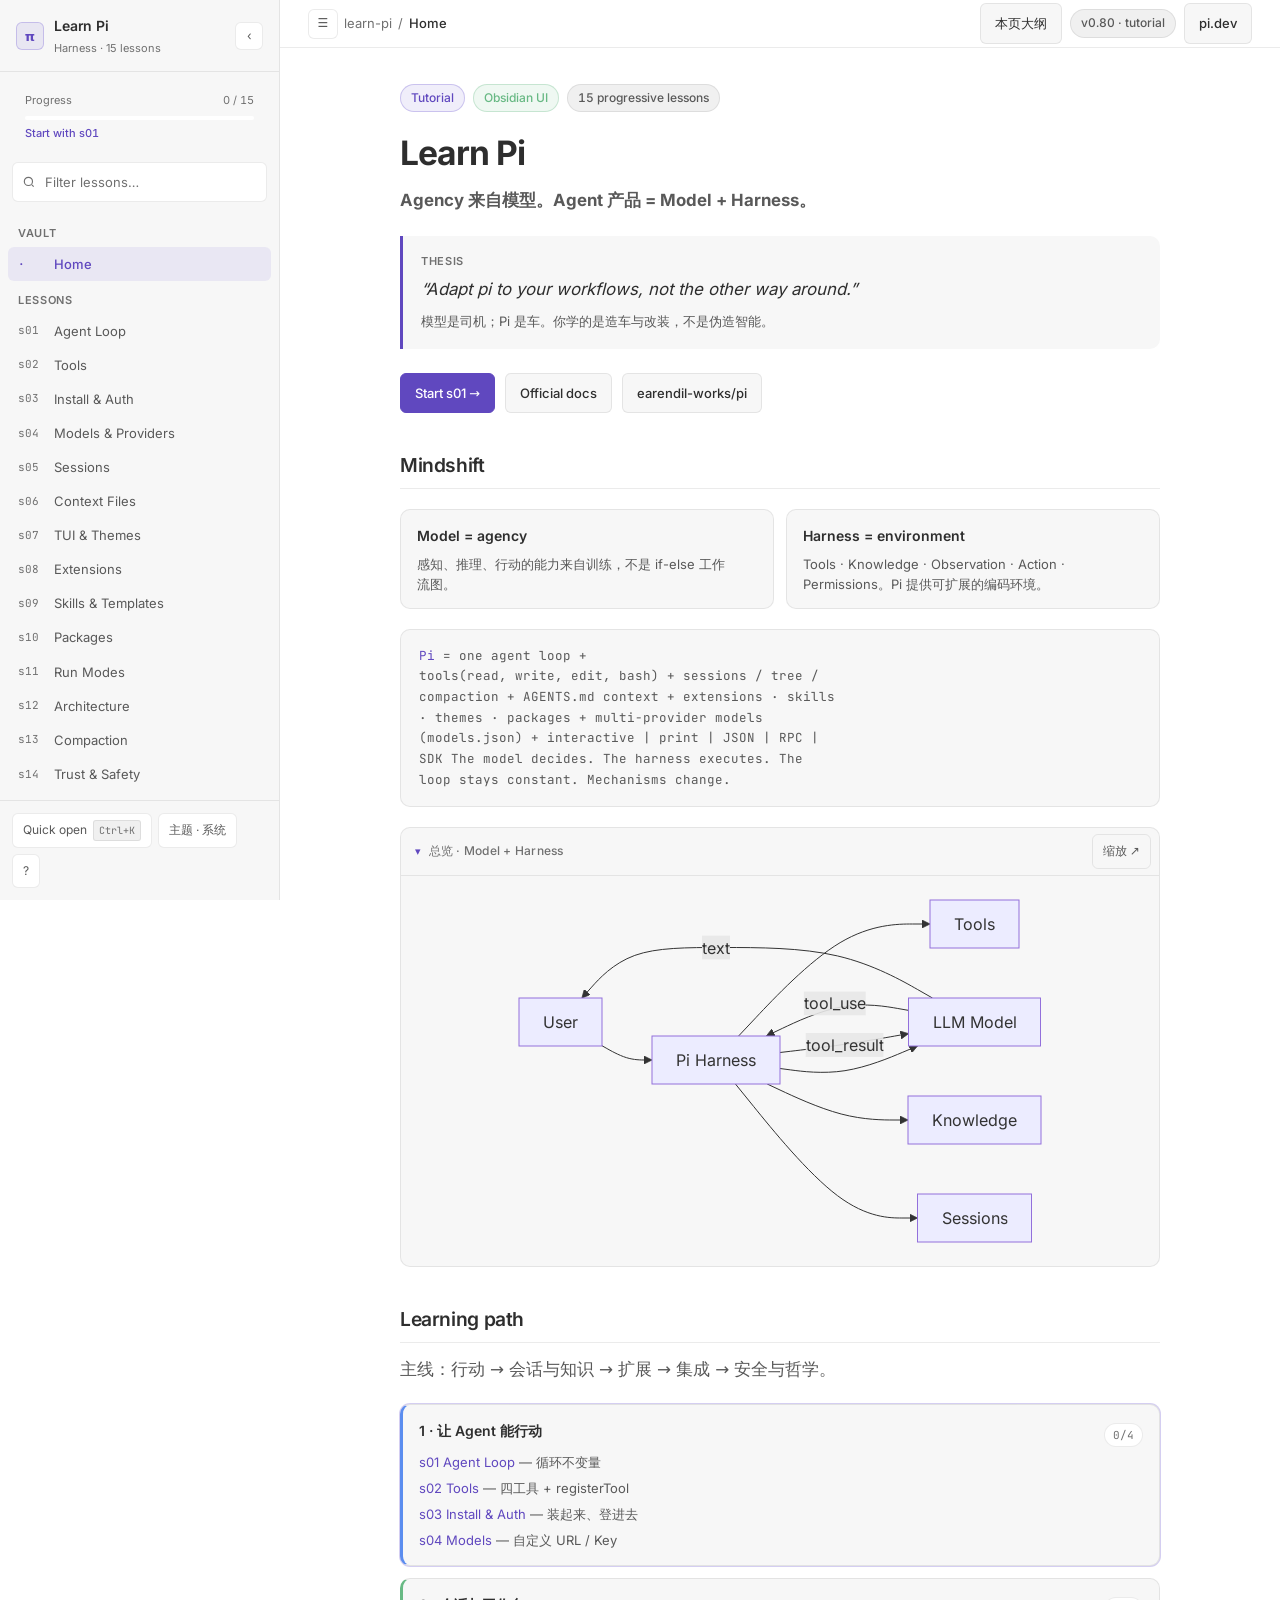
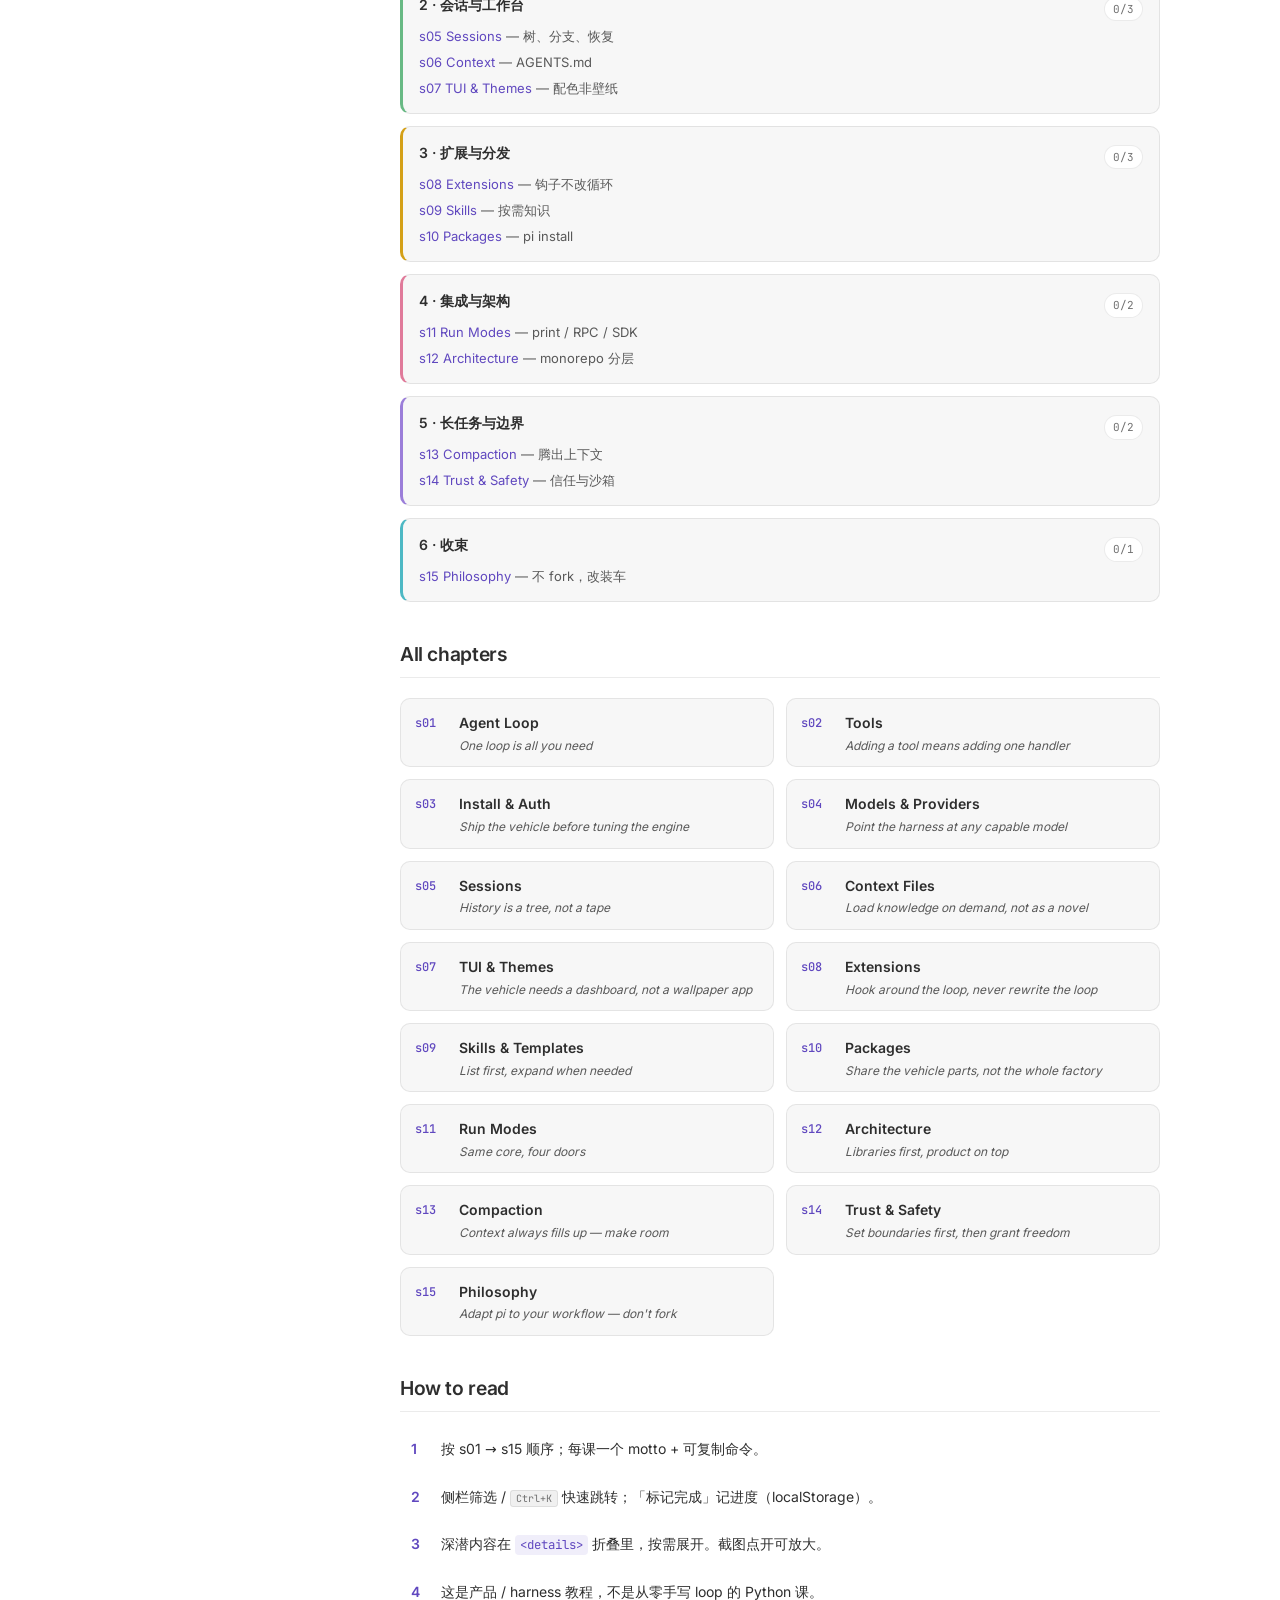
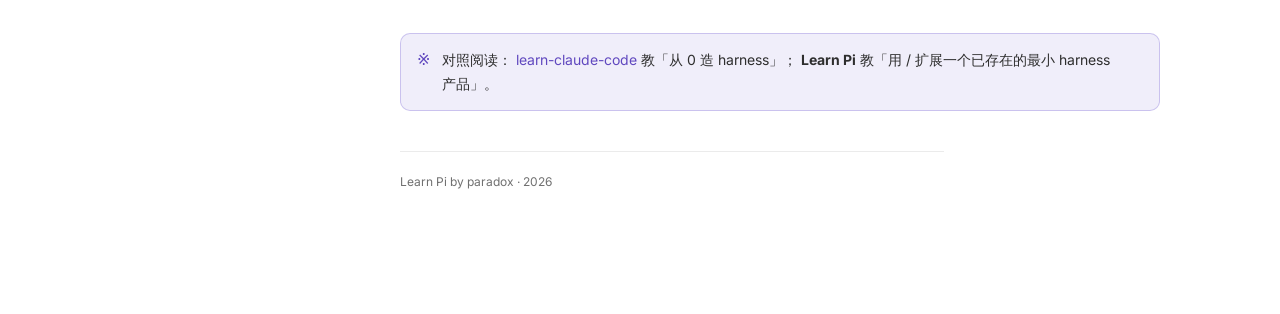
<file: index.html>
<!doctype html>
<html lang="zh-CN" data-theme="dark">
	<head>
		<meta charset="UTF-8" />
		<meta name="viewport" content="width=device-width, initial-scale=1" />
		<!--
			GitHub Pages base path:
			- Leave empty when project-intro is the Pages root (default workflow).
			- For project sites served under /repo-name/, set e.g. content="/repo-name/"
		-->
		<meta name="site-base" content="" />
		<meta
			name="description"
			content="Learn Pi — progressive harness engineering tutorial for the Pi coding agent. 15 lessons from agent loop to extensions, packages, and philosophy."
		/>
		<meta name="theme-color" content="#1e1e1e" media="(prefers-color-scheme: dark)" />
		<meta name="theme-color" content="#ffffff" media="(prefers-color-scheme: light)" />
		<meta name="color-scheme" content="dark light" />
		<meta property="og:type" content="website" />
		<meta property="og:title" content="Learn Pi · Harness Tutorial" />
		<meta
			property="og:description"
			content="Agency comes from the model. Agent product = Model + Harness. Progressive tutorial for Pi."
		/>
		<meta property="og:locale" content="zh_CN" />
		<meta name="twitter:card" content="summary" />
		<meta name="twitter:title" content="Learn Pi · Harness Tutorial" />
		<meta
			name="twitter:description"
			content="Progressive harness engineering tutorial for the Pi coding agent."
		/>
		<title>Learn Pi · Harness Tutorial</title>
		<link rel="icon" href="favicon.svg" type="image/svg+xml" />
		<link rel="canonical" href="https://1parado.github.io/Learn-Pi/" />
		<link rel="preload" href="assets/fonts/inter-latin-400-normal.woff2" as="font" type="font/woff2" crossorigin />
		<link rel="preload" href="assets/fonts/jetbrains-mono-latin-400-normal.woff2" as="font" type="font/woff2" crossorigin />
		<script>
			try {
				const storedPreference = localStorage.getItem("learn-pi-theme");
				const preference = ["system", "light", "dark"].includes(storedPreference)
					? storedPreference
					: "system";
				const theme = preference === "system"
					? (matchMedia("(prefers-color-scheme: light)").matches ? "light" : "dark")
					: preference;
				document.documentElement.dataset.theme = theme;
				document.documentElement.dataset.themePreference = preference;
			} catch {}
		</script>
		<link rel="stylesheet" href="styles.css" />
		<script defer src="assets/vendor/mermaid.min.js"></script>
	</head>
	<body>
		<a class="skip-link" href="#main-content">Skip to content</a>
		<div class="sidebar-overlay" aria-hidden="true"></div>

		<div class="app">
			<aside class="sidebar" id="sidebar" aria-label="Vault">
				<div class="sidebar-header">
					<div class="logo" aria-hidden="true">π</div>
					<div class="logo-copy">
						<div class="logo-text" translate="no">Learn Pi</div>
						<div class="logo-sub">Harness · 15 lessons</div>
					</div>
					<button
						type="button"
						class="icon-btn sidebar-collapse"
						id="sidebar-collapse"
						aria-label="隐藏侧栏"
						title="隐藏侧栏"
					>
						<span aria-hidden="true">‹</span>
					</button>
				</div>

				<div class="progress-bar-wrap">
					<button
						type="button"
						class="progress-jump"
						id="progress-jump"
						title="Jump to next incomplete lesson"
					>
						<div class="progress-meta">
							<span>Progress</span>
							<span id="progress-label">0 / 15</span>
						</div>
						<div class="progress-track" aria-hidden="true">
							<div class="progress-fill" id="progress-fill"></div>
						</div>
						<div class="progress-next" id="progress-next">Start with s01</div>
					</button>
				</div>

				<div class="sidebar-search">
					<label class="visually-hidden" for="nav-filter">Filter lessons</label>
					<span class="icon" aria-hidden="true">
						<svg
							width="14"
							height="14"
							viewBox="0 0 24 24"
							fill="none"
							stroke="currentColor"
							stroke-width="2"
						>
							<circle cx="11" cy="11" r="7" />
							<path d="M20 20l-3-3" />
						</svg>
					</span>
					<input
						id="nav-filter"
						type="search"
						placeholder="Filter lessons…"
						autocomplete="off"
						enterkeyhint="search"
					/>
				</div>

				<nav class="nav-section" aria-label="Lessons">
					<div class="nav-label">Vault</div>
					<a class="nav-item active" data-nav="home" href="#home">
						<span class="sid">·</span>
						<span>Home</span>
					</a>
					<div class="nav-label">Lessons</div>
					<div id="nav-lessons"></div>
					<div class="nav-filter-empty" id="nav-filter-empty" hidden>
						No matches
						<button type="button" class="btn ghost" id="nav-filter-clear">Clear</button>
					</div>
				</nav>

				<div class="sidebar-footer">
					<button
						type="button"
						class="icon-btn"
						id="open-palette"
						title="Command palette"
						aria-haspopup="dialog"
						aria-controls="palette-backdrop"
						aria-expanded="false"
					>
						<span>Quick open</span>
						<span class="kbd" data-mod-kbd>Ctrl+K</span>
					</button>
					<button type="button" class="icon-btn" id="theme-toggle" aria-label="切换主题模式">
						主题 · 系统
					</button>
					<button
						type="button"
						class="icon-btn"
						id="open-shortcuts"
						aria-label="键盘快捷键"
						aria-haspopup="dialog"
						aria-controls="shortcuts-backdrop"
						aria-expanded="false"
						title="键盘快捷键"
					>
						?
					</button>
				</div>
				<div
					class="sidebar-resizer"
					id="sidebar-resizer"
					role="separator"
					tabindex="0"
					aria-label="调整侧栏宽度"
					aria-orientation="vertical"
					aria-valuemin="220"
					aria-valuemax="420"
					aria-valuenow="280"
					title="左右拖动调整侧栏宽度"
				></div>
			</aside>

			<div class="main">
				<header class="topbar">
					<div class="breadcrumb">
						<button
							type="button"
							class="icon-btn menu-toggle"
							id="menu-toggle"
							aria-label="隐藏侧栏"
							aria-expanded="false"
							aria-controls="sidebar"
						>
							<span aria-hidden="true">☰</span>
						</button>
						<span style="color: var(--text-faint)" translate="no">learn-pi</span>
						<span style="color: var(--text-faint)">/</span>
						<span class="current" id="breadcrumb-current">Home</span>
					</div>
					<div class="topbar-actions">
						<button
							type="button"
							class="btn outline-toggle"
							id="outline-toggle"
							aria-expanded="false"
							aria-controls="page-outline"
						>
							本页大纲
						</button>
						<span class="badge">v0.80 · tutorial</span>
						<a
							class="btn"
							href="https://pi.dev"
							target="_blank"
							rel="noopener noreferrer"
							translate="no"
							>pi.dev</a
						>
					</div>
				</header>

				<main class="content" id="main-content">
					<!-- HOME -->
					<section class="view active" data-view="home" id="home">
						<div class="meta-row">
							<span class="badge accent">Tutorial</span>
							<span class="badge ok">Obsidian UI</span>
							<span class="badge">15 progressive lessons</span>
						</div>
						<h1>Learn Pi</h1>
						<p class="lead">
							<strong
								>Agency 来自模型。Agent 产品 = Model +
								Harness。</strong
							><br />
						</p>

						<div class="motto">
							<div class="label">Thesis</div>
							<blockquote>
								“Adapt pi to your workflows, not the other way
								around.”
							</blockquote>
							<p class="explain">
								模型是司机；Pi
								是车。你学的是造车与改装，不是伪造智能。
							</p>
						</div>

						<div class="link-strip" id="home-cta">
							<a class="btn primary" id="continue-btn" href="#s01">
								Start s01 →
							</a>
							<a
								class="btn"
								href="https://pi.dev/docs/latest"
								target="_blank"
								rel="noopener noreferrer"
								>Official docs</a
							>
							<a
								class="btn"
								href="https://github.com/earendil-works/pi"
								target="_blank"
								rel="noopener noreferrer"
								>earendil-works/pi</a
							>
						</div>
						<p class="continue-hint" id="continue-hint" hidden></p>

						<h2>Mindshift</h2>
						<div class="grid-2">
							<a class="card interactive" href="#s01">
								<div class="card-title">Model = agency</div>
								<p class="card-desc">
									感知、推理、行动的能力来自训练，不是 if-else
									工作流图。
								</p>
							</a>
							<a class="card interactive" href="#s02">
								<div class="card-title">Harness = environment</div>
								<p class="card-desc">
									Tools · Knowledge · Observation · Action ·
									Permissions。Pi 提供可扩展的编码环境。
								</p>
							</a>
						</div>

						<div class="pattern"><span class="hi">Pi</span> = one agent loop +
tools(read, write, edit, bash) + sessions / tree /
compaction + AGENTS.md context + extensions · skills
· themes · packages + multi-provider models
(models.json) + interactive | print | JSON | RPC |
SDK The model decides. The harness executes. The
loop stays constant. Mechanisms change.</div>

						<div class="diagram-wrap" data-mermaid-id="home">
							<div class="diagram-header">
								<button type="button" class="diagram-toggle" data-section-toggle aria-expanded="true" aria-controls="diagram-panel-home">
									<span class="section-chevron" aria-hidden="true">▾</span>
									<span>总览 · Model + Harness</span>
								</button>
								<div class="diagram-header-actions">
									<button type="button" class="icon-btn diagram-expand" data-diagram-expand aria-label="缩放总览图" title="聚焦查看，可放大或缩小">缩放 ↗</button>
								</div>
							</div>
							<div class="diagram-host" id="diagram-panel-home"></div>
						</div>

						<h2>Learning path</h2>
						<p class="lead" style="margin-bottom: 0.5rem">
							主线：行动 → 会话与知识 → 扩展 → 集成 → 安全与哲学。
						</p>
						<div class="stage-grid" id="stage-grid">
							<div class="stage" data-stage="1">
								<button type="button" class="stage-toggle" aria-expanded="true" aria-controls="stage-list-1">
									<h3>1 · 让 Agent 能行动</h3>
									<span class="stage-progress" data-stage-progress="1"></span>
								</button>
								<ul id="stage-list-1">
									<li>
										<a href="#s01">s01 Agent Loop</a>
										— 循环不变量
									</li>
									<li>
										<a href="#s02">s02 Tools</a>
										— 四工具 + registerTool
									</li>
									<li>
										<a href="#s03">s03 Install & Auth</a>
										— 装起来、登进去
									</li>
									<li>
										<a href="#s04">s04 Models</a>
										— 自定义 URL / Key
									</li>
								</ul>
							</div>
							<div class="stage" data-stage="2">
								<button type="button" class="stage-toggle" aria-expanded="true" aria-controls="stage-list-2">
									<h3>2 · 会话与工作台</h3>
									<span class="stage-progress" data-stage-progress="2"></span>
								</button>
								<ul id="stage-list-2">
									<li>
										<a href="#s05">s05 Sessions</a>
										— 树、分支、恢复
									</li>
									<li>
										<a href="#s06">s06 Context</a>
										— AGENTS.md
									</li>
									<li>
										<a href="#s07">s07 TUI & Themes</a>
										— 配色非壁纸
									</li>
								</ul>
							</div>
							<div class="stage" data-stage="3">
								<button type="button" class="stage-toggle" aria-expanded="true" aria-controls="stage-list-3">
									<h3>3 · 扩展与分发</h3>
									<span class="stage-progress" data-stage-progress="3"></span>
								</button>
								<ul id="stage-list-3">
									<li>
										<a href="#s08">s08 Extensions</a>
										— 钩子不改循环
									</li>
									<li>
										<a href="#s09">s09 Skills</a>
										— 按需知识
									</li>
									<li>
										<a href="#s10">s10 Packages</a>
										— pi install
									</li>
								</ul>
							</div>
							<div class="stage" data-stage="4">
								<button type="button" class="stage-toggle" aria-expanded="true" aria-controls="stage-list-4">
									<h3>4 · 集成与架构</h3>
									<span class="stage-progress" data-stage-progress="4"></span>
								</button>
								<ul id="stage-list-4">
									<li>
										<a href="#s11">s11 Run Modes</a>
										— print / RPC / SDK
									</li>
									<li>
										<a href="#s12">s12 Architecture</a>
										— monorepo 分层
									</li>
								</ul>
							</div>
							<div class="stage" data-stage="5">
								<button type="button" class="stage-toggle" aria-expanded="true" aria-controls="stage-list-5">
									<h3>5 · 长任务与边界</h3>
									<span class="stage-progress" data-stage-progress="5"></span>
								</button>
								<ul id="stage-list-5">
									<li>
										<a href="#s13">s13 Compaction</a>
										— 腾出上下文
									</li>
									<li>
										<a href="#s14">s14 Trust & Safety</a>
										— 信任与沙箱
									</li>
								</ul>
							</div>
							<div class="stage" data-stage="6">
								<button type="button" class="stage-toggle" aria-expanded="true" aria-controls="stage-list-6">
									<h3>6 · 收束</h3>
									<span class="stage-progress" data-stage-progress="6"></span>
								</button>
								<ul id="stage-list-6">
									<li>
										<a href="#s15">s15 Philosophy</a>
										— 不 fork，改装车
									</li>
								</ul>
							</div>
						</div>

						<h2>All chapters</h2>
						<div id="home-lesson-grid" class="grid-2"></div>

						<h2>How to read</h2>
						<ul class="feature-list">
							<li>
								<span class="mark">1</span
								><span
									>按 s01 → s15 顺序；每课一个 motto +
									可复制命令。</span
								>
							</li>
							<li>
								<span class="mark">2</span
								><span
									>侧栏筛选 /
									<span class="kbd" data-mod-kbd>Ctrl+K</span>
									快速跳转；「标记完成」记进度（localStorage）。</span
								>
							</li>
							<li>
								<span class="mark">3</span
								><span
									>深潜内容在
									<code>&lt;details&gt;</code>
									折叠里，按需展开。截图点开可放大。</span
								>
							</li>
							<li>
								<span class="mark">4</span
								><span
									>这是产品 / harness 教程，不是从零手写 loop
									的 Python 课。</span
								>
							</li>
						</ul>

						<div class="callout">
							<div class="callout-icon">※</div>
							<p>
								对照阅读：
								<a
									href="https://github.com/shareAI-lab/learn-claude-code"
									target="_blank"
									rel="noopener noreferrer"
									>learn-claude-code</a
								>
								教「从 0 造 harness」；
								<strong>Learn Pi</strong> 教「用 /
								扩展一个已存在的最小 harness 产品」。
							</p>
						</div>

						<p class="page-footer">
							Learn Pi by paradox ·
							<span id="year">2026</span>
						</p>
					</section>

					<div id="lessons-host"></div>
				</main>
				<aside class="page-outline" id="page-outline" aria-label="本页大纲" hidden>
					<div class="page-outline-header">
						<span>On this page</span>
						<button type="button" class="icon-btn page-outline-close" id="outline-close" aria-label="关闭本页大纲">×</button>
					</div>
					<nav class="page-outline-list" id="page-outline-list" aria-label="标题列表"></nav>
				</aside>
			</div>
		</div>

		<div
			class="palette-backdrop"
			id="palette-backdrop"
			role="dialog"
			aria-modal="true"
			aria-labelledby="palette-title"
			hidden
		>
			<div class="palette">
				<div class="palette-heading">
					<span id="palette-title">命令与全文搜索</span>
					<span class="palette-hint"><span class="kbd">↑↓</span> 选择 · <span class="kbd">Enter</span> 执行</span>
				</div>
				<label class="visually-hidden" for="palette-input">搜索课程内容或输入命令</label>
				<input
					id="palette-input"
					type="search"
					placeholder="搜索全文，或输入 > 查看命令…"
					autocomplete="off"
					role="combobox"
					aria-autocomplete="list"
					aria-controls="palette-list"
					aria-expanded="false"
				/>
				<div class="palette-list" id="palette-list" role="listbox"></div>
			</div>
		</div>

		<div
			class="lightbox"
			id="lightbox"
			role="dialog"
			aria-modal="true"
			aria-label="Image preview"
			hidden
		>
			<button type="button" class="lightbox-close" id="lightbox-close" aria-label="Close">
				×
			</button>
			<figure class="lightbox-figure">
				<img id="lightbox-img" alt="" />
				<figcaption id="lightbox-caption"></figcaption>
			</figure>
		</div>

		<div
			class="diagram-lightbox"
			id="diagram-lightbox"
			role="dialog"
			aria-modal="true"
			aria-labelledby="diagram-lightbox-title"
			hidden
		>
			<div class="diagram-lightbox-bar">
				<div>
					<div class="diagram-lightbox-kicker">MERMAID · 聚焦查看</div>
					<div class="diagram-lightbox-title" id="diagram-lightbox-title">流程图</div>
				</div>
				<div class="diagram-lightbox-actions" aria-label="图表缩放控制">
					<button type="button" class="icon-btn" id="diagram-zoom-out" aria-label="缩小图表">−</button>
					<button type="button" class="diagram-zoom-value" id="diagram-zoom-reset" title="恢复 100%">100%</button>
					<button type="button" class="icon-btn" id="diagram-zoom-in" aria-label="放大图表">＋</button>
					<button type="button" class="icon-btn diagram-lightbox-close" id="diagram-lightbox-close" aria-label="关闭图表">×</button>
				</div>
			</div>
			<div class="diagram-lightbox-canvas" id="diagram-lightbox-canvas">
				<div class="diagram-lightbox-stage" id="diagram-lightbox-stage"></div>
			</div>
		</div>

		<div
			class="shortcuts-backdrop"
			id="shortcuts-backdrop"
			role="dialog"
			aria-modal="true"
			aria-labelledby="shortcuts-title"
			hidden
		>
			<div class="shortcuts">
				<div class="shortcuts-header">
					<span id="shortcuts-title">键盘快捷键</span>
					<button
						type="button"
						class="icon-btn"
						id="shortcuts-close"
						aria-label="关闭快捷键面板"
					>
						×
					</button>
				</div>
				<table class="shortcuts-table">
					<tbody>
						<tr>
							<td><span class="kbd" data-mod-kbd>Ctrl+K</span></td>
							<td>命令面板（跳转 / 执行命令）</td>
						</tr>
						<tr>
							<td><span class="kbd">←</span> <span class="kbd">→</span></td>
							<td>上一课 / 下一课</td>
						</tr>
						<tr>
							<td><span class="kbd">M</span></td>
							<td>标记当前课完成 / 取消</td>
						</tr>
						<tr>
							<td><span class="kbd">+</span> <span class="kbd">−</span> <span class="kbd">0</span></td>
							<td>Mermaid 放大 / 缩小 / 恢复 100%</td>
						</tr>
						<tr>
							<td><span class="kbd">?</span></td>
							<td>打开本面板</td>
						</tr>
						<tr>
							<td><span class="kbd">Esc</span></td>
							<td>关闭浮层 / 侧栏</td>
						</tr>
					</tbody>
				</table>
			</div>
		</div>

		<div class="toast" id="toast" role="status" aria-live="polite" hidden></div>

		<script src="app.js" defer></script>
	</body>
</html>
</file>
<file: styles.css>
/* Learn Pi — Obsidian vault tutorial (inspired by learn-claude-code progression) */
@font-face {
	font-family: "Inter";
	src: url("assets/fonts/inter-latin-400-normal.woff2") format("woff2");
	font-style: normal;
	font-weight: 400;
	font-display: swap;
}

@font-face {
	font-family: "Inter";
	src: url("assets/fonts/inter-latin-500-normal.woff2") format("woff2");
	font-style: normal;
	font-weight: 500;
	font-display: swap;
}

@font-face {
	font-family: "Inter";
	src: url("assets/fonts/inter-latin-600-normal.woff2") format("woff2");
	font-style: normal;
	font-weight: 600;
	font-display: swap;
}

@font-face {
	font-family: "Inter";
	src: url("assets/fonts/inter-latin-700-normal.woff2") format("woff2");
	font-style: normal;
	font-weight: 700;
	font-display: swap;
}

@font-face {
	font-family: "JetBrains Mono";
	src: url("assets/fonts/jetbrains-mono-latin-400-normal.woff2") format("woff2");
	font-style: normal;
	font-weight: 400;
	font-display: swap;
}

@font-face {
	font-family: "JetBrains Mono";
	src: url("assets/fonts/jetbrains-mono-latin-500-normal.woff2") format("woff2");
	font-style: normal;
	font-weight: 500 700;
	font-display: swap;
}

:root {
	--bg: #1e1e1e;
	--bg-secondary: #252525;
	--bg-tertiary: #2a2a2a;
	--bg-hover: #2e2e2e;
	--bg-active: #333333;
	--border: rgba(255, 255, 255, 0.08);
	--border-strong: rgba(255, 255, 255, 0.12);
	--text: #dcddde;
	--text-muted: #b0b0b0;
	--text-faint: #8d8d8d;
	--accent: #7c6df0;
	--accent-hover: #8b7cf7;
	--accent-solid: #6552c7;
	--accent-solid-hover: #5745b4;
	--accent-soft: rgba(124, 109, 240, 0.14);
	--accent-border: rgba(124, 109, 240, 0.35);
	--success: #68b984;
	--warning: #d4a017;
	--stage1: #5b8def;
	--stage2: #68b984;
	--stage3: #d4a017;
	--stage4: #e07a9a;
	--stage5: #9b7ed9;
	--stage6: #4db8c4;
	--radius: 6px;
	--radius-lg: 10px;
	--sidebar-w: 280px;
	--font: "Inter", "Segoe UI", system-ui, -apple-system, sans-serif;
	--font-mono: "JetBrains Mono", "Cascadia Code", "Fira Code", ui-monospace, monospace;
	--shadow: 0 8px 32px rgba(0, 0, 0, 0.35);
	--ease: cubic-bezier(0.22, 1, 0.36, 1);
	--nav-h: 48px;
	--content-w: 760px;
	color-scheme: dark;
}

[data-theme="light"] {
	--bg: #ffffff;
	--bg-secondary: #f7f7f7;
	--bg-tertiary: #f0f0f0;
	--bg-hover: #ebebeb;
	--bg-active: #e4e4e4;
	--border: rgba(0, 0, 0, 0.08);
	--border-strong: rgba(0, 0, 0, 0.12);
	--text: #2e2e2e;
	--text-muted: #595959;
	--text-faint: #707070;
	--accent: #6048bf;
	--accent-hover: #4f3aa5;
	--accent-solid: #6048bf;
	--accent-solid-hover: #4f3aa5;
	--accent-soft: rgba(112, 93, 207, 0.1);
	--accent-border: rgba(112, 93, 207, 0.3);
	--shadow: 0 8px 32px rgba(0, 0, 0, 0.08);
	color-scheme: light;
}

*,
*::before,
*::after {
	box-sizing: border-box;
	margin: 0;
	padding: 0;
}

html {
	scroll-behavior: smooth;
}

body {
	font-family: var(--font);
	font-size: 15px;
	line-height: 1.7;
	color: var(--text);
	background: var(--bg);
	min-height: 100dvh;
	-webkit-font-smoothing: antialiased;
	overflow-x: hidden;
}

::selection {
	background: var(--accent-soft);
	color: var(--text);
}

a {
	color: var(--accent);
	text-decoration: none;
	transition: color 0.15s var(--ease);
}

a:hover {
	color: var(--accent-hover);
	text-decoration: underline;
	text-underline-offset: 3px;
}

code {
	font-family: var(--font-mono);
	font-size: 0.88em;
	background: var(--accent-soft);
	color: var(--accent);
	padding: 0.1em 0.4em;
	border-radius: 4px;
}

/* Layout */
.app {
	display: grid;
	grid-template-columns: var(--sidebar-w) minmax(0, 1fr);
	min-height: 100dvh;
	transition: grid-template-columns 0.22s var(--ease);
}

.app.sidebar-collapsed {
	grid-template-columns: 0 minmax(0, 1fr);
}

.sidebar {
	position: sticky;
	top: 0;
	height: 100dvh;
	background: var(--bg-secondary);
	border-right: 1px solid var(--border);
	display: flex;
	flex-direction: column;
	width: var(--sidebar-w);
	overflow: visible;
	z-index: 40;
	transition: transform 0.22s var(--ease), opacity 0.16s ease;
}

.app.sidebar-collapsed .sidebar {
	transform: translateX(-100%);
	opacity: 0;
	pointer-events: none;
}

.sidebar-header {
	display: flex;
	align-items: center;
	gap: 10px;
	padding: 14px 16px;
	border-bottom: 1px solid var(--border);
	min-height: var(--nav-h);
}

.logo-copy {
	min-width: 0;
	flex: 1;
}

.sidebar-collapse {
	width: 28px;
	height: 28px;
	padding: 0;
	background: transparent;
	font-size: 20px;
	line-height: 1;
}

.sidebar-resizer {
	position: absolute;
	top: 0;
	right: -4px;
	width: 8px;
	height: 100%;
	cursor: col-resize;
	touch-action: none;
	z-index: 2;
}

.sidebar-resizer::after {
	content: "";
	position: absolute;
	top: 0;
	bottom: 0;
	left: 3px;
	width: 2px;
	background: var(--accent);
	opacity: 0;
	transition: opacity 0.15s;
}

.sidebar-resizer:hover::after,
.sidebar-resizer:focus-visible::after,
body.sidebar-resizing .sidebar-resizer::after {
	opacity: 0.8;
}

body.sidebar-resizing {
	cursor: col-resize;
	user-select: none;
}

body.sidebar-resizing .app {
	transition: none;
}

.logo {
	width: 28px;
	height: 28px;
	border-radius: 6px;
	background: var(--accent-soft);
	border: 1px solid var(--accent-border);
	display: grid;
	place-items: center;
	font-weight: 700;
	font-size: 13px;
	color: var(--accent);
	flex-shrink: 0;
}

.logo-text {
	font-weight: 600;
	font-size: 14px;
	letter-spacing: -0.01em;
}

.logo-sub {
	font-size: 11px;
	color: var(--text-faint);
	margin-top: 1px;
}

.progress-bar-wrap {
	padding: 10px 14px 4px;
}

.progress-jump {
	display: block;
	width: 100%;
	padding: 8px 10px;
	border: 1px solid transparent;
	border-radius: var(--radius);
	background: transparent;
	color: inherit;
	font: inherit;
	text-align: left;
	cursor: pointer;
	transition: background 0.12s, border-color 0.12s;
}

.progress-jump:hover {
	background: var(--bg-hover);
	border-color: var(--border);
}

.progress-jump:focus-visible {
	outline: 2px solid var(--accent);
	outline-offset: 2px;
}

.progress-meta {
	display: flex;
	justify-content: space-between;
	font-size: 11px;
	color: var(--text-faint);
	margin-bottom: 6px;
}

.progress-track {
	height: 4px;
	background: var(--bg);
	border-radius: 99px;
	overflow: hidden;
}

.progress-fill {
	height: 100%;
	width: 0%;
	background: var(--accent);
	border-radius: 99px;
	transition: width 0.35s var(--ease);
}

.progress-next {
	margin-top: 6px;
	font-size: 11px;
	color: var(--accent);
	font-weight: 500;
	line-height: 1.35;
	overflow: hidden;
	text-overflow: ellipsis;
	white-space: nowrap;
}

.sidebar-search {
	margin: 8px 12px;
	position: relative;
}

.sidebar-search input {
	width: 100%;
	background: var(--bg);
	border: 1px solid var(--border);
	border-radius: var(--radius);
	padding: 8px 12px 8px 32px;
	color: var(--text);
	font: inherit;
	font-size: 13px;
	outline: none;
	transition: border-color 0.15s, box-shadow 0.15s;
}

.sidebar-search input::placeholder {
	color: var(--text-faint);
}

.sidebar-search input:focus {
	border-color: var(--accent-border);
	box-shadow: 0 0 0 3px var(--accent-soft);
}

.sidebar-search .icon {
	position: absolute;
	left: 10px;
	top: 50%;
	transform: translateY(-50%);
	color: var(--text-faint);
	pointer-events: none;
	display: flex;
}

.nav-section {
	padding: 4px 8px 12px;
	flex: 1;
	overflow-y: auto;
}

.nav-label {
	font-size: 11px;
	font-weight: 600;
	text-transform: uppercase;
	letter-spacing: 0.06em;
	color: var(--text-faint);
	padding: 10px 10px 4px;
}

.nav-item {
	display: flex;
	align-items: center;
	gap: 8px;
	width: 100%;
	padding: 6px 10px;
	border: none;
	background: transparent;
	color: var(--text-muted);
	font: inherit;
	font-size: 13px;
	border-radius: var(--radius);
	cursor: pointer;
	text-align: left;
	transition: background 0.12s, color 0.12s;
}

.nav-item:hover {
	background: var(--bg-hover);
	color: var(--text);
}

.nav-item.active {
	background: var(--accent-soft);
	color: var(--accent);
	font-weight: 500;
}

.nav-item .sid {
	font-family: var(--font-mono);
	font-size: 11px;
	color: var(--text-faint);
	min-width: 28px;
	flex-shrink: 0;
}

.nav-item.active .sid {
	color: var(--accent);
}

.nav-item .check {
	margin-left: auto;
	font-size: 11px;
	color: var(--success);
	opacity: 0;
}

.nav-item.done .check {
	opacity: 1;
}

.sidebar-footer {
	padding: 12px;
	border-top: 1px solid var(--border);
	display: flex;
	gap: 6px;
	flex-wrap: wrap;
}

.icon-btn {
	display: inline-flex;
	align-items: center;
	justify-content: center;
	gap: 6px;
	padding: 6px 10px;
	border: 1px solid var(--border);
	background: var(--bg);
	color: var(--text-muted);
	border-radius: var(--radius);
	font: inherit;
	font-size: 12px;
	cursor: pointer;
	transition: background 0.12s, color 0.12s, border-color 0.12s;
}

.icon-btn:hover {
	background: var(--bg-hover);
	color: var(--text);
	border-color: var(--border-strong);
}

.icon-btn:disabled {
	opacity: 0.38;
	cursor: not-allowed;
}

.kbd {
	font-family: var(--font-mono);
	font-size: 10px;
	padding: 1px 5px;
	border-radius: 3px;
	background: var(--bg-tertiary);
	border: 1px solid var(--border);
	color: var(--text-faint);
}

.main {
	min-width: 0;
	display: flex;
	flex-direction: column;
}

.topbar {
	position: sticky;
	top: 0;
	z-index: 30;
	display: flex;
	align-items: center;
	justify-content: space-between;
	gap: 12px;
	padding: 0 28px;
	height: var(--nav-h);
	background: color-mix(in srgb, var(--bg) 88%, transparent);
	backdrop-filter: blur(12px);
	-webkit-backdrop-filter: blur(12px);
	border-bottom: 1px solid var(--border);
}

.breadcrumb {
	display: flex;
	align-items: center;
	gap: 6px;
	font-size: 13px;
	color: var(--text-muted);
	min-width: 0;
}

.breadcrumb span.current {
	color: var(--text);
	font-weight: 500;
	overflow: hidden;
	text-overflow: ellipsis;
	white-space: nowrap;
}

.topbar-actions {
	display: flex;
	align-items: center;
	gap: 8px;
	flex-shrink: 0;
}

.menu-toggle {
	display: inline-flex;
	width: 30px;
	height: 30px;
	padding: 0;
	flex-shrink: 0;
}

.content {
	flex: 1;
	padding: 36px 28px 100px;
	max-width: calc(var(--content-w) + 56px);
	width: 100%;
	margin: 0 auto;
}

.view {
	display: none;
	animation: fadeIn 0.28s var(--ease);
}

.view.active {
	display: block;
}

@keyframes fadeIn {
	from {
		opacity: 0;
		transform: translateY(6px);
	}
	to {
		opacity: 1;
		transform: none;
	}
}

/* Typography */
h1 {
	font-size: clamp(1.65rem, 3.5vw, 2.1rem);
	font-weight: 650;
	letter-spacing: -0.03em;
	line-height: 1.25;
	margin-bottom: 12px;
}

h2 {
	font-size: 1.2rem;
	font-weight: 600;
	letter-spacing: -0.02em;
	margin: 2.25rem 0 0.75rem;
	padding-bottom: 0.4rem;
	border-bottom: 1px solid var(--border);
}

h3 {
	font-size: 1.02rem;
	font-weight: 600;
	margin: 1.4rem 0 0.5rem;
}

h1,
h2,
h3 {
	scroll-margin-top: calc(var(--nav-h) + 18px);
}

.heading-anchor {
	display: inline-block;
	margin-left: 0.45em;
	color: var(--text-faint);
	font-family: var(--font-mono);
	font-size: 0.72em;
	font-weight: 500;
	opacity: 0;
	text-decoration: none;
	transition: opacity 0.15s, color 0.15s;
}

h2:hover .heading-anchor,
h3:hover .heading-anchor,
.heading-anchor:focus-visible {
	opacity: 1;
}

.heading-anchor:hover {
	color: var(--accent);
	text-decoration: none;
}

/* Contextual heading outline */
.page-outline {
	position: fixed;
	top: calc(var(--nav-h) + 20px);
	right: max(14px, env(safe-area-inset-right));
	z-index: 38;
	width: min(220px, calc(100vw - 32px));
	max-height: calc(100dvh - var(--nav-h) - 40px);
	overflow: hidden auto;
	background: color-mix(in srgb, var(--bg-secondary) 94%, transparent);
	border: 1px solid var(--border-strong);
	border-radius: var(--radius-lg);
	box-shadow: var(--shadow);
	backdrop-filter: blur(12px);
	transform: translateX(calc(100% + 24px));
	visibility: hidden;
	transition: transform 0.2s var(--ease), visibility 0.2s;
}

.page-outline[hidden] {
	display: none !important;
}

.page-outline.open {
	transform: none;
	visibility: visible;
}

.page-outline-header {
	position: sticky;
	top: 0;
	display: flex;
	align-items: center;
	justify-content: space-between;
	gap: 8px;
	padding: 9px 10px 9px 12px;
	background: var(--bg-secondary);
	border-bottom: 1px solid var(--border);
	font-family: var(--font-mono);
	font-size: 10px;
	font-weight: 600;
	letter-spacing: 0.06em;
	text-transform: uppercase;
	color: var(--text-faint);
}

.page-outline-close {
	width: 26px;
	height: 26px;
	padding: 0;
	font-size: 16px;
}

.page-outline-list {
	display: grid;
	gap: 2px;
	padding: 7px;
	overscroll-behavior: contain;
}

.page-outline-link {
	display: block;
	padding: 6px 8px;
	border-radius: var(--radius);
	color: var(--text-muted);
	font-size: 12px;
	line-height: 1.35;
}

.page-outline-link.level-h3 {
	padding-left: 18px;
	font-size: 11px;
	color: var(--text-faint);
}

.page-outline-link:hover,
.page-outline-link.active {
	background: var(--accent-soft);
	color: var(--accent);
	text-decoration: none;
}

@media (min-width: 1500px) {
	.outline-toggle {
		display: none;
	}

	.page-outline:not([hidden]) {
		transform: none;
		visibility: visible;
		box-shadow: none;
	}

	.page-outline-close {
		display: none;
	}
}

.lead {
	font-size: 1.05rem;
	color: var(--text-muted);
	line-height: 1.75;
	max-width: 62ch;
	margin-bottom: 1.25rem;
}

p {
	margin-bottom: 1rem;
	max-width: 68ch;
}

.meta-row {
	display: flex;
	flex-wrap: wrap;
	gap: 8px;
	margin-bottom: 1.25rem;
}

.badge {
	display: inline-flex;
	align-items: center;
	gap: 5px;
	padding: 3px 10px;
	font-size: 12px;
	font-weight: 500;
	border-radius: 999px;
	background: var(--bg-tertiary);
	border: 1px solid var(--border);
	color: var(--text-muted);
}

.badge.accent {
	background: var(--accent-soft);
	border-color: var(--accent-border);
	color: var(--accent);
}

.badge.ok {
	color: var(--success);
	border-color: color-mix(in srgb, var(--success) 30%, transparent);
	background: color-mix(in srgb, var(--success) 10%, transparent);
}

/* Motto (learn-claude-code style) */
.motto {
	margin: 1.25rem 0 1.5rem;
	padding: 16px 18px;
	border-left: 3px solid var(--accent);
	background: var(--bg-secondary);
	border-radius: 0 var(--radius-lg) var(--radius-lg) 0;
}

.motto .label {
	font-size: 11px;
	font-weight: 600;
	text-transform: uppercase;
	letter-spacing: 0.06em;
	color: var(--text-faint);
	margin-bottom: 6px;
}

.motto blockquote {
	font-size: 1.05rem;
	font-style: italic;
	color: var(--text);
	line-height: 1.55;
	border: none;
	margin: 0;
	padding: 0;
}

.motto .explain {
	margin: 8px 0 0;
	font-size: 13px;
	font-style: normal;
	color: var(--text-muted);
}

.quote {
	margin: 1.25rem 0;
	padding: 16px 18px;
	border-left: 3px solid var(--accent);
	background: var(--bg-secondary);
	border-radius: 0 var(--radius-lg) var(--radius-lg) 0;
	font-size: 15px;
	color: var(--text-muted);
	font-style: italic;
}

.quote strong {
	font-style: normal;
	color: var(--text);
}

/* Mermaid diagrams */
.diagram-wrap {
	margin: 1.25rem 0 1.5rem;
	border: 1px solid var(--border);
	border-radius: var(--radius-lg);
	background: var(--bg-secondary);
	overflow: hidden;
}

.diagram-header {
	display: flex;
	align-items: center;
	justify-content: space-between;
	gap: 10px;
	padding: 6px 8px 6px 14px;
	border-bottom: 1px solid var(--border);
	font-size: 12px;
	font-weight: 500;
	color: var(--text-faint);
	letter-spacing: 0.02em;
}

.diagram-toggle,
.tutorial-gallery-toggle {
	display: inline-flex;
	align-items: center;
	gap: 8px;
	min-width: 0;
	padding: 4px 0;
	border: 0;
	background: transparent;
	color: inherit;
	font: inherit;
	font-weight: inherit;
	letter-spacing: inherit;
	cursor: pointer;
	text-align: left;
}

.section-chevron {
	display: inline-block;
	color: var(--accent);
	font-size: 11px;
	transition: transform 0.18s var(--ease);
}

[aria-expanded="false"] > .section-chevron {
	transform: rotate(-90deg);
}

.diagram-header-actions {
	display: flex;
	align-items: center;
	gap: 6px;
}

.diagram-expand {
	background: transparent;
}

.diagram-host {
	padding: 16px 12px;
	overflow-x: auto;
	display: flex;
	justify-content: center;
	min-height: 120px;
}

.diagram-host .mermaid {
	margin: 0 auto;
	background: transparent;
}

.diagram-host svg {
	max-width: 100%;
	height: auto;
}

.diagram-host[hidden],
.tutorial-gallery-grid[hidden] {
	display: none !important;
}

.diagram-error {
	margin: 0;
	padding: 12px;
	font-size: 13px;
	color: var(--warning);
	max-width: none;
}

/* Pattern box */
.pattern {
	margin: 1.25rem 0;
	padding: 16px 18px;
	background: var(--bg-secondary);
	border: 1px solid var(--border);
	border-radius: var(--radius-lg);
	font-family: var(--font-mono);
	font-size: 12.5px;
	line-height: 1.65;
	color: var(--text-muted);
	overflow-x: auto;
	white-space: pre;
}

.pattern .hi {
	color: var(--accent);
}

/* Cards / grids */
.grid-2 {
	display: grid;
	grid-template-columns: repeat(2, 1fr);
	gap: 12px;
	margin: 1.25rem 0;
}

.grid-3 {
	display: grid;
	grid-template-columns: repeat(3, 1fr);
	gap: 12px;
	margin: 1.25rem 0;
}

.card {
	background: var(--bg-secondary);
	border: 1px solid var(--border);
	border-radius: var(--radius-lg);
	padding: 14px 16px;
	transition: border-color 0.15s, background 0.15s, transform 0.2s var(--ease);
	color: inherit;
	font: inherit;
	text-align: left;
}

button.card {
	width: 100%;
	cursor: pointer;
	display: block;
}

.card:hover {
	border-color: var(--border-strong);
	background: var(--bg-tertiary);
}

.card.interactive {
	cursor: pointer;
}

.card.interactive:hover {
	border-color: var(--accent-border);
	transform: translateY(-1px);
}

.card:focus-visible {
	outline: 2px solid var(--accent);
	outline-offset: 2px;
}

.card-title {
	font-weight: 600;
	font-size: 14px;
	margin-bottom: 6px;
	display: flex;
	align-items: center;
	gap: 8px;
}

.card-desc {
	font-size: 13px;
	color: var(--text-muted);
	line-height: 1.55;
	margin: 0;
	max-width: none;
}

.card-meta {
	margin-top: 8px;
	font-size: 11px;
	color: var(--text-faint);
	font-family: var(--font-mono);
}

/* Lesson cards on home */
.lesson-card {
	display: flex;
	gap: 12px;
	align-items: flex-start;
	padding: 12px 14px;
	border: 1px solid var(--border);
	border-radius: var(--radius-lg);
	background: var(--bg-secondary);
	cursor: pointer;
	text-align: left;
	width: 100%;
	font: inherit;
	color: inherit;
	transition: border-color 0.15s, background 0.15s, transform 0.2s var(--ease);
}

.lesson-card:hover {
	border-color: var(--accent-border);
	background: var(--bg-tertiary);
	transform: translateY(-1px);
}

.lesson-card .num {
	font-family: var(--font-mono);
	font-size: 12px;
	font-weight: 600;
	color: var(--accent);
	min-width: 32px;
	padding-top: 2px;
}

.lesson-card .body {
	flex: 1;
	min-width: 0;
}

.lesson-card .title {
	font-weight: 600;
	font-size: 14px;
	margin-bottom: 2px;
}

.lesson-card .mot {
	font-size: 12px;
	color: var(--text-muted);
	font-style: italic;
	line-height: 1.45;
}

.lesson-card.done {
	border-color: color-mix(in srgb, var(--success) 35%, transparent);
}

.lesson-card.done .num {
	color: var(--success);
}

/* Stage path */
.stage-grid {
	display: grid;
	gap: 12px;
	margin: 1.25rem 0;
}

.stage {
	border: 1px solid var(--border);
	border-radius: var(--radius-lg);
	padding: 14px 16px;
	background: var(--bg-secondary);
	border-left-width: 3px;
	transition: border-color 0.15s, box-shadow 0.15s;
}

.stage.stage-current {
	box-shadow: 0 0 0 1px var(--accent-border);
}

.stage.stage-complete {
	opacity: 0.92;
}

.stage-toggle {
	display: flex;
	align-items: center;
	justify-content: space-between;
	gap: 10px;
	width: 100%;
	padding: 0;
	border: none;
	background: none;
	color: inherit;
	font: inherit;
	cursor: pointer;
	text-align: left;
}

.stage-toggle h3 {
	margin: 0;
}

.stage-progress {
	font-family: var(--font-mono);
	font-size: 11px;
	padding: 2px 8px;
	border-radius: 999px;
	background: var(--bg);
	border: 1px solid var(--border);
	color: var(--text-faint);
	flex-shrink: 0;
}

.stage-progress.complete {
	color: var(--success);
	border-color: color-mix(in srgb, var(--success) 35%, transparent);
}

.stage.collapsed ul {
	display: none;
}

.stage.collapsed .stage-toggle h3::after {
	content: " ▸";
	color: var(--text-faint);
	font-weight: 400;
}

.continue-hint {
	margin: -0.5rem 0 1rem;
	font-size: 13px;
	color: var(--text-muted);
	max-width: 62ch;
}

.nav-filter-empty {
	padding: 12px 10px;
	font-size: 12px;
	color: var(--text-faint);
	display: flex;
	flex-direction: column;
	align-items: flex-start;
	gap: 8px;
}

.nav-filter-empty[hidden] {
	display: none !important;
}

.stage[data-stage="1"] {
	border-left-color: var(--stage1);
}
.stage[data-stage="2"] {
	border-left-color: var(--stage2);
}
.stage[data-stage="3"] {
	border-left-color: var(--stage3);
}
.stage[data-stage="4"] {
	border-left-color: var(--stage4);
}
.stage[data-stage="5"] {
	border-left-color: var(--stage5);
}
.stage[data-stage="6"] {
	border-left-color: var(--stage6);
}

.stage h3 {
	margin: 0 0 8px;
	font-size: 14px;
}

.stage ul {
	list-style: none;
	display: grid;
	gap: 4px;
}

.stage li {
	font-size: 13px;
	color: var(--text-muted);
}

.stage li button {
	background: none;
	border: none;
	color: var(--accent);
	font: inherit;
	font-size: 13px;
	cursor: pointer;
	padding: 0;
}

.stage li button:hover {
	text-decoration: underline;
}

/* Callout */
.callout {
	display: flex;
	gap: 12px;
	padding: 14px 16px;
	border-radius: var(--radius-lg);
	background: var(--accent-soft);
	border: 1px solid var(--accent-border);
	margin: 1.25rem 0;
	font-size: 14px;
}

.callout.warn {
	background: color-mix(in srgb, var(--warning) 12%, transparent);
	border-color: color-mix(in srgb, var(--warning) 35%, transparent);
}

.callout-icon {
	flex-shrink: 0;
	color: var(--accent);
	font-size: 16px;
	line-height: 1.4;
}

.callout.warn .callout-icon {
	color: var(--warning);
}

.callout p {
	margin: 0;
	color: var(--text);
	max-width: none;
}

/* Code */
.code-block {
	position: relative;
	background: var(--bg-secondary);
	border: 1px solid var(--border);
	border-radius: var(--radius-lg);
	margin: 1rem 0 1.5rem;
	overflow: hidden;
}

.code-block-header {
	display: flex;
	align-items: center;
	justify-content: space-between;
	padding: 6px 12px;
	border-bottom: 1px solid var(--border);
	font-size: 12px;
	color: var(--text-faint);
}

.code-block pre {
	padding: 14px 16px;
	overflow-x: auto;
	font-family: var(--font-mono);
	font-size: 12.5px;
	line-height: 1.6;
	color: var(--text);
	margin: 0;
}

.code-block .comment {
	color: var(--text-faint);
}

.code-block .cmd {
	color: var(--accent);
}

.copy-btn.copied {
	color: var(--success);
	border-color: color-mix(in srgb, var(--success) 40%, transparent);
}

/* Concept chips */
.concepts {
	display: flex;
	flex-wrap: wrap;
	gap: 6px;
	margin: 0.75rem 0 1.25rem;
}

.concept {
	font-family: var(--font-mono);
	font-size: 11px;
	padding: 3px 8px;
	border-radius: 4px;
	background: var(--bg-tertiary);
	border: 1px solid var(--border);
	color: var(--text-muted);
}

/* Feature list */
.feature-list {
	list-style: none;
	display: grid;
	gap: 6px;
	margin: 1rem 0;
}

.feature-list li {
	display: grid;
	grid-template-columns: 20px 1fr;
	gap: 10px;
	padding: 8px 10px;
	border-radius: var(--radius);
	border: 1px solid transparent;
	font-size: 14px;
}

.feature-list li:hover {
	background: var(--bg-secondary);
	border-color: var(--border);
}

.feature-list .mark {
	color: var(--accent);
	font-weight: 600;
}

/* Table */
.table-wrap {
	overflow-x: auto;
	margin: 1rem 0 1.5rem;
	border: 1px solid var(--border);
	border-radius: var(--radius-lg);
}

table {
	width: 100%;
	border-collapse: collapse;
	font-size: 13.5px;
}

th,
td {
	padding: 10px 14px;
	text-align: left;
	border-bottom: 1px solid var(--border);
}

th {
	background: var(--bg-secondary);
	font-weight: 600;
	font-size: 12px;
	color: var(--text-muted);
	text-transform: uppercase;
	letter-spacing: 0.04em;
}

tr:last-child td {
	border-bottom: none;
}

tr:hover td {
	background: var(--bg-secondary);
}

td code {
	font-size: 12px;
}

/* Lesson nav footer */
.lesson-nav {
	display: flex;
	justify-content: space-between;
	gap: 12px;
	margin-top: 2.5rem;
	padding-top: 1.25rem;
	border-top: 1px solid var(--border);
	flex-wrap: wrap;
}

.lesson-nav .btn {
	flex: 1;
	min-width: 140px;
}

.lesson-actions {
	display: flex;
	gap: 8px;
	flex-wrap: wrap;
	margin-top: 1.25rem;
}

.btn {
	display: inline-flex;
	align-items: center;
	justify-content: center;
	gap: 6px;
	padding: 8px 14px;
	border-radius: var(--radius);
	font: inherit;
	font-size: 13px;
	font-weight: 500;
	cursor: pointer;
	border: 1px solid var(--border);
	background: var(--bg-secondary);
	color: var(--text);
	text-decoration: none;
	transition: background 0.12s, border-color 0.12s, color 0.12s;
}

.btn:hover {
	background: var(--bg-hover);
	border-color: var(--border-strong);
	text-decoration: none;
	color: var(--text);
}

.btn.primary {
	background: var(--accent-solid);
	border-color: var(--accent-solid);
	color: #fff;
}

.btn.primary:hover {
	background: var(--accent-solid-hover);
	border-color: var(--accent-solid-hover);
	color: #fff;
}

.btn.ghost {
	background: transparent;
}

.btn.done-btn.is-done {
	color: var(--success);
	border-color: color-mix(in srgb, var(--success) 40%, transparent);
}

details {
	margin: 1rem 0;
	border: 1px solid var(--border);
	border-radius: var(--radius-lg);
	background: var(--bg-secondary);
	overflow: hidden;
}

summary {
	padding: 12px 14px;
	cursor: pointer;
	font-weight: 500;
	font-size: 14px;
	list-style: none;
	display: flex;
	align-items: center;
	gap: 8px;
}

summary::-webkit-details-marker {
	display: none;
}

summary::before {
	content: "▸";
	color: var(--accent);
	font-size: 12px;
	transition: transform 0.15s;
}

details[open] summary::before {
	transform: rotate(90deg);
}

details .inner {
	padding: 0 14px 14px;
	border-top: 1px solid var(--border);
	padding-top: 12px;
}

.page-footer {
	margin-top: 2.5rem;
	padding-top: 1.25rem;
	border-top: 1px solid var(--border);
	font-size: 12px;
	color: var(--text-faint);
}

.link-strip {
	display: flex;
	flex-wrap: wrap;
	gap: 10px;
	margin: 1.25rem 0;
}

/* Palette */
.palette-backdrop {
	position: fixed;
	inset: 0;
	background: rgba(0, 0, 0, 0.55);
	backdrop-filter: blur(4px);
	z-index: 100;
	display: none;
	align-items: flex-start;
	justify-content: center;
	padding-top: min(18vh, 120px);
}

.palette-backdrop.open {
	display: flex;
	animation: fadeIn 0.15s var(--ease);
}

.palette {
	width: min(520px, calc(100vw - 32px));
	background: var(--bg-secondary);
	border: 1px solid var(--border-strong);
	border-radius: 12px;
	box-shadow: var(--shadow);
	overflow: hidden;
}

.palette-heading {
	display: flex;
	align-items: center;
	justify-content: space-between;
	gap: 12px;
	padding: 9px 14px;
	border-bottom: 1px solid var(--border);
	font-size: 12px;
	font-weight: 600;
	color: var(--text-muted);
}

.palette-hint {
	font-size: 10px;
	font-weight: 400;
	color: var(--text-faint);
}

.palette input {
	width: 100%;
	padding: 14px 16px;
	border: none;
	border-bottom: 1px solid var(--border);
	background: transparent;
	color: var(--text);
	font: inherit;
	font-size: 15px;
	outline: none;
}

.palette input::placeholder {
	color: var(--text-faint);
}

.palette-list {
	max-height: 360px;
	overflow-y: auto;
	padding: 6px;
}

.palette-item {
	display: grid;
	grid-template-columns: minmax(0, 1fr) minmax(120px, 42%);
	align-items: center;
	gap: 12px;
	width: 100%;
	padding: 10px 12px;
	border: none;
	background: transparent;
	border-radius: var(--radius);
	color: var(--text);
	font: inherit;
	font-size: 13.5px;
	cursor: pointer;
	text-align: left;
}

.palette-item-main {
	display: flex;
	align-items: center;
	gap: 8px;
	min-width: 0;
}

.palette-item-kind {
	min-width: 38px;
	padding: 2px 5px;
	border: 1px solid var(--border);
	border-radius: 4px;
	font-family: var(--font-mono);
	font-size: 9px;
	font-weight: 500;
	text-align: center;
	color: var(--text-faint);
}

.palette-item-title {
	overflow: hidden;
	text-overflow: ellipsis;
	white-space: nowrap;
}

.palette-item:hover,
.palette-item.focused {
	background: var(--accent-soft);
	color: var(--accent);
}

.palette-item .hint {
	font-size: 11px;
	color: var(--text-faint);
	line-height: 1.35;
	display: -webkit-box;
	-webkit-line-clamp: 2;
	-webkit-box-orient: vertical;
	overflow: hidden;
}

.palette-empty {
	padding: 20px;
	text-align: center;
	color: var(--text-faint);
	font-size: 13px;
}

.sidebar-overlay {
	display: none;
	position: fixed;
	inset: 0;
	background: rgba(0, 0, 0, 0.45);
	z-index: 35;
}

.sidebar-overlay.open {
	display: block;
}

ul.plain {
	margin: 0.75rem 0 1.25rem 1.2rem;
	color: var(--text-muted);
}

ul.plain li {
	margin-bottom: 0.4rem;
}

@media (max-width: 900px) {
	.app {
		grid-template-columns: 1fr;
	}

	.app.sidebar-collapsed {
		grid-template-columns: 1fr;
	}

	.sidebar {
		position: fixed;
		left: 0;
		top: 0;
		width: min(var(--sidebar-w), 88vw);
		transform: translateX(-100%);
		transition: transform 0.25s var(--ease);
		box-shadow: var(--shadow);
	}

	.app.sidebar-collapsed .sidebar {
		transform: translateX(-100%);
		opacity: 1;
		pointer-events: auto;
	}

	.sidebar.open,
	.app.sidebar-collapsed .sidebar.open {
		transform: none;
	}


	.sidebar-collapse,
	.sidebar-resizer {
		display: none;
	}

	.content {
		padding: 24px 16px 80px;
	}

	.topbar {
		padding: 0 14px;
	}

	.grid-2,
	.grid-3 {
		grid-template-columns: 1fr;
	}
}

/* Image tutorials */
.tutorial-gallery {
	margin: 1.25rem 0 1.5rem;
	border: 1px solid var(--border);
	border-radius: var(--radius-lg);
	background: var(--bg-secondary);
	overflow: hidden;
}

.tutorial-gallery-header {
	display: flex;
	align-items: center;
	justify-content: space-between;
	gap: 10px;
	padding: 8px 14px;
	border-bottom: 1px solid var(--border);
}

.tutorial-gallery-header .label {
	font-size: 12px;
	font-weight: 600;
	text-transform: uppercase;
	letter-spacing: 0.05em;
	color: var(--text-faint);
}

.tutorial-gallery-meta {
	font-size: 11px;
	font-family: var(--font-mono);
	color: var(--text-faint);
}

.tutorial-gallery-grid {
	display: grid;
	gap: 0;
}

.tutorial-figure {
	margin: 0;
	padding: 14px 16px 16px;
	border-bottom: 1px solid var(--border);
}

.tutorial-figure:last-child {
	border-bottom: none;
}

.tutorial-figure-frame {
	position: relative;
	border: 1px solid var(--border);
	border-radius: var(--radius);
	background: var(--bg);
	overflow: hidden;
	cursor: zoom-in;
	transition: border-color 0.15s, box-shadow 0.15s;
}

.tutorial-figure-frame:hover {
	border-color: var(--accent-border);
	box-shadow: 0 0 0 3px var(--accent-soft);
}

.tutorial-figure img {
	display: block;
	width: 100%;
	height: auto;
	max-height: min(420px, 55vh);
	object-fit: contain;
	background: var(--bg);
}

.tutorial-step {
	position: absolute;
	top: 8px;
	left: 8px;
	z-index: 1;
	font-size: 11px;
	font-weight: 600;
	padding: 3px 8px;
	border-radius: 999px;
	background: color-mix(in srgb, var(--bg) 88%, transparent);
	border: 1px solid var(--border);
	color: var(--accent);
	backdrop-filter: blur(6px);
}

.tutorial-figure figcaption {
	margin-top: 10px;
	font-size: 13px;
	color: var(--text-muted);
	line-height: 1.5;
}

/* Mid-article figures (manual HTML embed) */
.content > .tutorial-figure,
.view .tutorial-figure.inline {
	margin: 1.25rem 0;
}

/* Lightbox */
.lightbox {
	position: fixed;
	inset: 0;
	z-index: 200;
	display: flex;
	align-items: center;
	justify-content: center;
	padding: 24px;
	background: rgba(0, 0, 0, 0.78);
	backdrop-filter: blur(6px);
}

.lightbox[hidden] {
	display: none !important;
}

.lightbox-close {
	position: absolute;
	top: 16px;
	right: 16px;
	width: 40px;
	height: 40px;
	border: 1px solid var(--border-strong);
	border-radius: 99px;
	background: var(--bg-secondary);
	color: var(--text);
	font-size: 22px;
	line-height: 1;
	cursor: pointer;
}

.lightbox-close:hover {
	background: var(--bg-hover);
}

.lightbox-figure {
	margin: 0;
	max-width: min(1100px, 100%);
	max-height: 100%;
	display: flex;
	flex-direction: column;
	align-items: center;
	gap: 12px;
}

.lightbox-figure img {
	max-width: 100%;
	max-height: calc(100dvh - 100px);
	object-fit: contain;
	border-radius: var(--radius);
	box-shadow: var(--shadow);
	background: var(--bg);
}

.lightbox-figure figcaption {
	font-size: 13px;
	color: #ddd;
	text-align: center;
	max-width: 60ch;
}

body.lightbox-open,
body.sidebar-open,
body.diagram-lightbox-open {
	overflow: hidden;
}

/* Mermaid focus view */
.diagram-lightbox {
	position: fixed;
	inset: 0;
	z-index: 210;
	display: grid;
	grid-template-rows: auto minmax(0, 1fr);
	background: color-mix(in srgb, var(--bg) 94%, transparent);
	backdrop-filter: blur(12px);
}

.diagram-lightbox[hidden] {
	display: none !important;
}

.diagram-lightbox-bar {
	display: flex;
	align-items: center;
	justify-content: space-between;
	gap: 16px;
	min-height: 64px;
	padding: 10px 16px 10px 20px;
	background: var(--bg-secondary);
	border-bottom: 1px solid var(--border-strong);
}

.diagram-lightbox-kicker {
	font-family: var(--font-mono);
	font-size: 10px;
	letter-spacing: 0.08em;
	color: var(--accent);
}

.diagram-lightbox-title {
	font-size: 14px;
	font-weight: 600;
	color: var(--text);
}

.diagram-lightbox-actions {
	display: flex;
	align-items: center;
	gap: 6px;
	flex-shrink: 0;
}

.diagram-zoom-value {
	min-width: 58px;
	padding: 6px 8px;
	border: 1px solid var(--border);
	border-radius: var(--radius);
	background: var(--bg);
	color: var(--text-muted);
	font: 500 11px var(--font-mono);
	cursor: pointer;
}

.diagram-lightbox-close {
	margin-left: 6px;
	font-size: 18px;
}

.diagram-lightbox-canvas {
	min-width: 0;
	min-height: 0;
	overflow: auto;
	display: flex;
	align-items: center;
	padding: clamp(20px, 5vw, 64px);
	background-image: radial-gradient(circle, var(--border-strong) 1px, transparent 1px);
	background-size: 20px 20px;
}

.diagram-lightbox-stage {
	width: 100%;
	min-width: 100%;
	flex: 0 0 100%;
	margin: auto;
	display: flex;
	align-items: center;
	transition: width 0.18s var(--ease);
}

.diagram-lightbox-stage svg {
	display: block;
	width: var(--diagram-zoom, 100%) !important;
	max-width: none !important;
	height: auto !important;
	min-height: 0 !important;
	flex: 0 0 auto;
	margin: auto;
	transition: width 0.18s var(--ease);
}

@media (max-width: 620px) {
	.diagram-lightbox-bar {
		align-items: flex-start;
		padding: 10px 12px;
	}

	.diagram-lightbox-kicker {
		display: none;
	}

	.diagram-lightbox-title {
		max-width: 34vw;
		overflow: hidden;
		text-overflow: ellipsis;
		white-space: nowrap;
	}

	.diagram-lightbox-canvas {
		padding: 16px;
	}
}

/* Toast */
.toast {
	position: fixed;
	bottom: 24px;
	left: 50%;
	transform: translateX(-50%);
	z-index: 150;
	display: flex;
	align-items: center;
	gap: 12px;
	padding: 10px 14px;
	border-radius: 10px;
	background: var(--bg-tertiary);
	border: 1px solid var(--border-strong);
	box-shadow: var(--shadow);
	font-size: 13px;
	color: var(--text);
	max-width: min(420px, calc(100vw - 32px));
}

.toast[hidden] {
	display: none !important;
}

.toast-action {
	flex-shrink: 0;
	border: none;
	background: var(--accent-solid);
	color: #fff;
	font: inherit;
	font-size: 12px;
	font-weight: 600;
	padding: 6px 10px;
	border-radius: var(--radius);
	cursor: pointer;
}

.toast-action:hover {
	background: var(--accent-solid-hover);
}

/* A11y helpers */
.skip-link {
	position: absolute;
	left: -9999px;
	top: 8px;
	z-index: 300;
	padding: 8px 12px;
	background: var(--accent-solid);
	color: #fff;
	border-radius: var(--radius);
	font-weight: 600;
	font-size: 13px;
}

.skip-link:focus {
	left: 8px;
}

.visually-hidden {
	position: absolute;
	width: 1px;
	height: 1px;
	padding: 0;
	margin: -1px;
	overflow: hidden;
	clip: rect(0, 0, 0, 0);
	white-space: nowrap;
	border: 0;
}

:focus-visible {
	outline: 2px solid var(--accent);
	outline-offset: 2px;
}

.btn:focus-visible,
.icon-btn:focus-visible,
.nav-item:focus-visible,
.lesson-card:focus-visible {
	outline: 2px solid var(--accent);
	outline-offset: 2px;
}

.palette-backdrop[hidden] {
	display: none !important;
}

/* Shortcut reference */
.shortcuts-backdrop {
	position: fixed;
	inset: 0;
	z-index: 205;
	display: none;
	align-items: center;
	justify-content: center;
	padding: max(20px, env(safe-area-inset-top)) max(20px, env(safe-area-inset-right))
		max(20px, env(safe-area-inset-bottom)) max(20px, env(safe-area-inset-left));
	background: rgba(0, 0, 0, 0.58);
	backdrop-filter: blur(6px);
}

.shortcuts-backdrop.open {
	display: flex;
}

.shortcuts-backdrop[hidden] {
	display: none !important;
}

.shortcuts {
	width: min(520px, 100%);
	max-height: min(620px, 90dvh);
	overflow: auto;
	overscroll-behavior: contain;
	background: var(--bg-secondary);
	border: 1px solid var(--border-strong);
	border-radius: 12px;
	box-shadow: var(--shadow);
}

.shortcuts-header {
	display: flex;
	align-items: center;
	justify-content: space-between;
	gap: 12px;
	padding: 11px 12px 11px 16px;
	border-bottom: 1px solid var(--border);
	font-weight: 600;
}

.shortcuts-table td:first-child {
	width: 42%;
	white-space: nowrap;
}

/* Platform polish */
html {
	scroll-padding-top: calc(var(--nav-h) + 18px);
	overscroll-behavior-y: none;
}

:is(a, button, [role="button"], summary) {
	-webkit-tap-highlight-color: transparent;
	touch-action: manipulation;
}

:is(.progress-meta, .progress-next, .stage-progress, .badge, .tutorial-gallery-meta, .diagram-zoom-value) {
	font-variant-numeric: tabular-nums;
}

:is(h1, h2, h3, .card-title, .motto blockquote) {
	text-wrap: balance;
}

:is(p, li, figcaption, .card-desc) {
	text-wrap: pretty;
}

.sidebar {
	padding-top: env(safe-area-inset-top);
	padding-bottom: env(safe-area-inset-bottom);
}

.topbar {
	padding-left: max(28px, env(safe-area-inset-left));
	padding-right: max(28px, env(safe-area-inset-right));
}

.content {
	padding-bottom: calc(100px + env(safe-area-inset-bottom));
}

:is(.nav-section, .palette-list, .diagram-lightbox-canvas, .lightbox, .tutorial-gallery-grid) {
	overscroll-behavior: contain;
}

.lightbox {
	padding-top: max(24px, env(safe-area-inset-top));
	padding-right: max(24px, env(safe-area-inset-right));
	padding-bottom: max(24px, env(safe-area-inset-bottom));
	padding-left: max(24px, env(safe-area-inset-left));
}

.tutorial-figure-frame:focus-visible {
	outline: 2px solid var(--accent);
	outline-offset: 3px;
	border-color: var(--accent-border);
}

body.shortcuts-open {
	overflow: hidden;
}

@media (max-width: 900px) {
	.topbar {
		padding-left: max(14px, env(safe-area-inset-left));
		padding-right: max(14px, env(safe-area-inset-right));
	}

	.content {
		padding-bottom: calc(80px + env(safe-area-inset-bottom));
	}
}

@media (max-width: 620px) {
	.topbar-actions > .badge,
	.topbar-actions > a.btn {
		display: none;
	}

	.outline-toggle {
		padding-inline: 9px;
	}

	.palette-heading {
		align-items: flex-start;
		flex-direction: column;
		gap: 5px;
	}

	.palette-item {
		grid-template-columns: 1fr;
		gap: 4px;
	}

	.palette-item .hint {
		padding-left: 46px;
	}
}

@media print {
	:root {
		--bg: #ffffff;
		--bg-secondary: #ffffff;
		--text: #111111;
		--text-muted: #333333;
		--text-faint: #555555;
		--border: rgba(0, 0, 0, 0.2);
		--border-strong: rgba(0, 0, 0, 0.32);
		color-scheme: light;
	}

	body {
		font-size: 11pt;
		background: #fff;
		color: #111;
		overflow: visible;
	}

	.sidebar,
	.sidebar-overlay,
	.topbar,
	.page-outline,
	.palette-backdrop,
	.lightbox,
	.diagram-lightbox,
	.shortcuts-backdrop,
	.toast,
	.lesson-actions,
	.lesson-nav,
	.heading-anchor,
	.diagram-expand,
	.copy-btn {
		display: none !important;
	}

	.app,
	.app.sidebar-collapsed {
		display: block;
	}

	.content {
		max-width: none;
		padding: 0;
		margin: 0;
	}

	.view.active {
		display: block;
		animation: none;
	}

	.diagram-wrap,
	.tutorial-gallery,
	.code-block,
	.card,
	details,
	.callout,
	.motto {
		break-inside: avoid;
		box-shadow: none;
	}

	a[href^="http"]::after {
		content: " (" attr(href) ")";
		font-size: 0.8em;
		word-break: break-all;
	}
}

@media (prefers-reduced-motion: reduce) {
	*,
	*::before,
	*::after {
		animation-duration: 0.01ms !important;
		transition-duration: 0.01ms !important;
		scroll-behavior: auto !important;
	}
}
</file>
